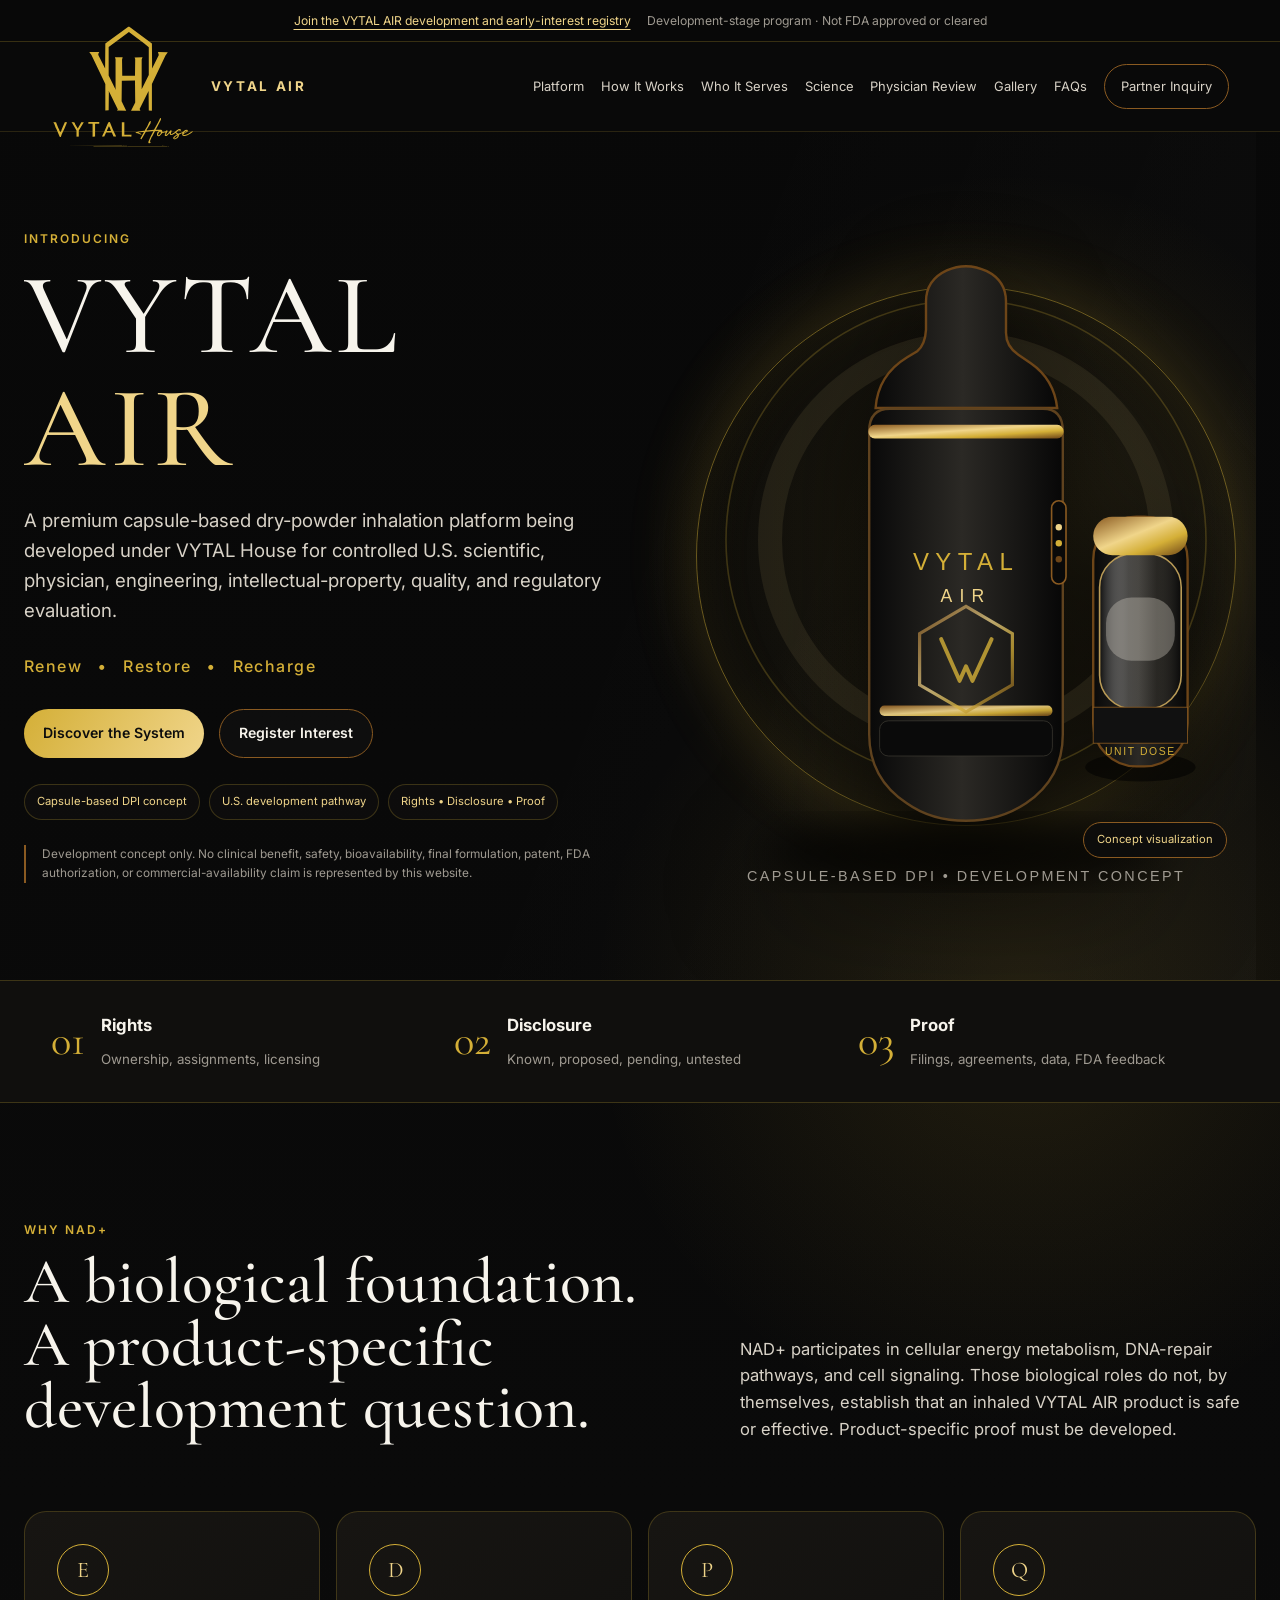
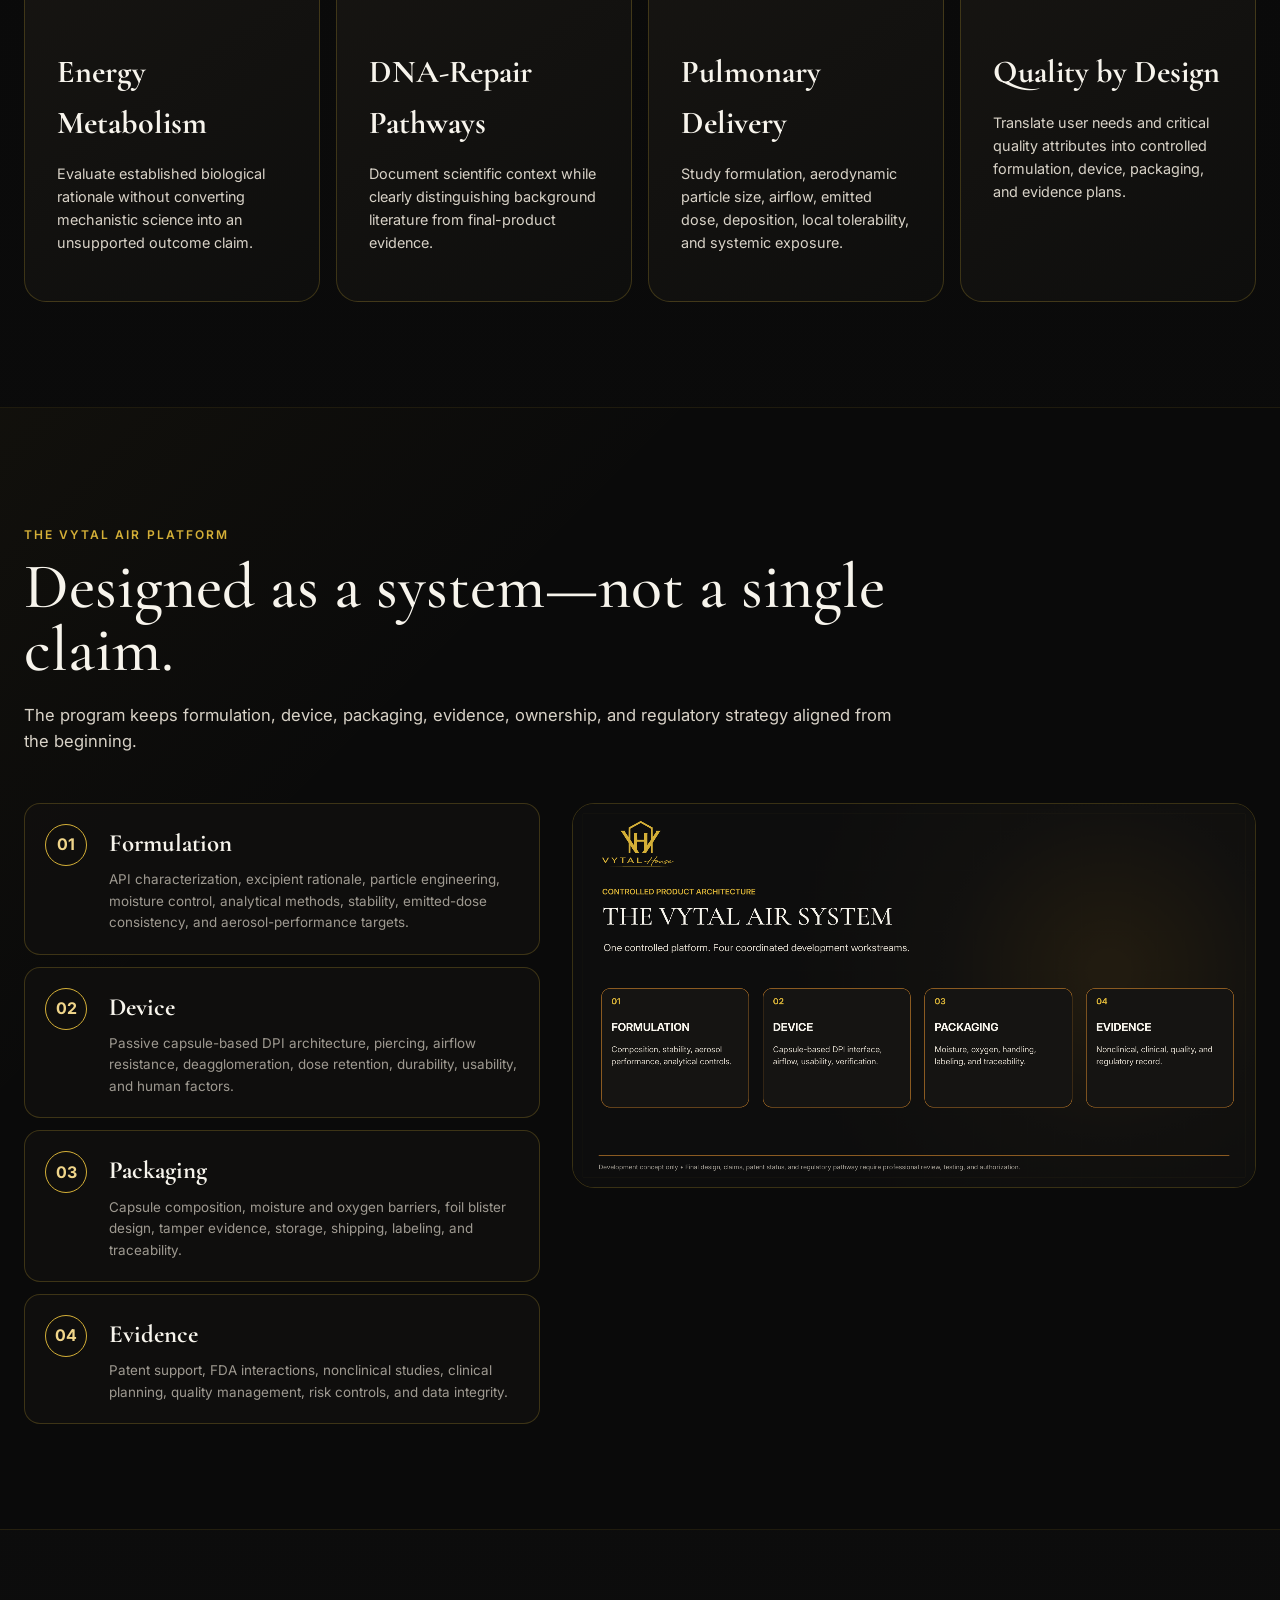
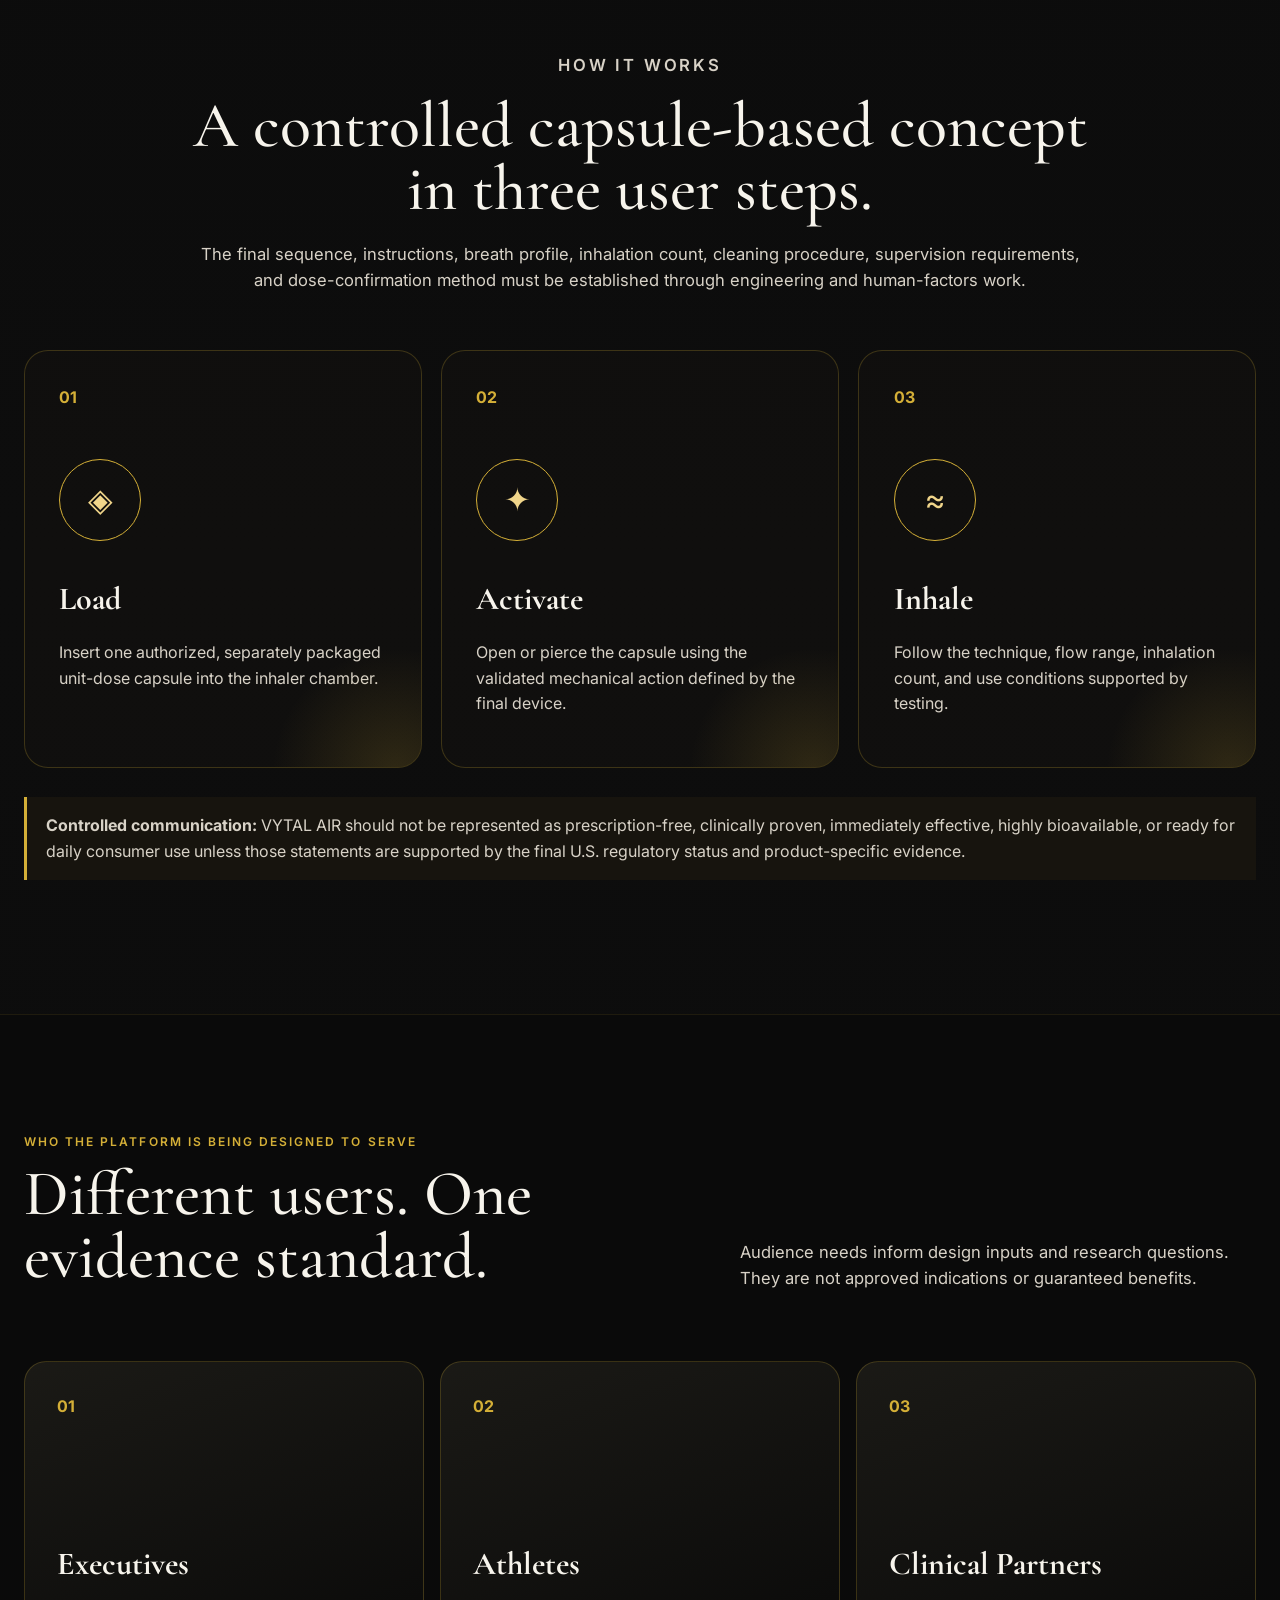
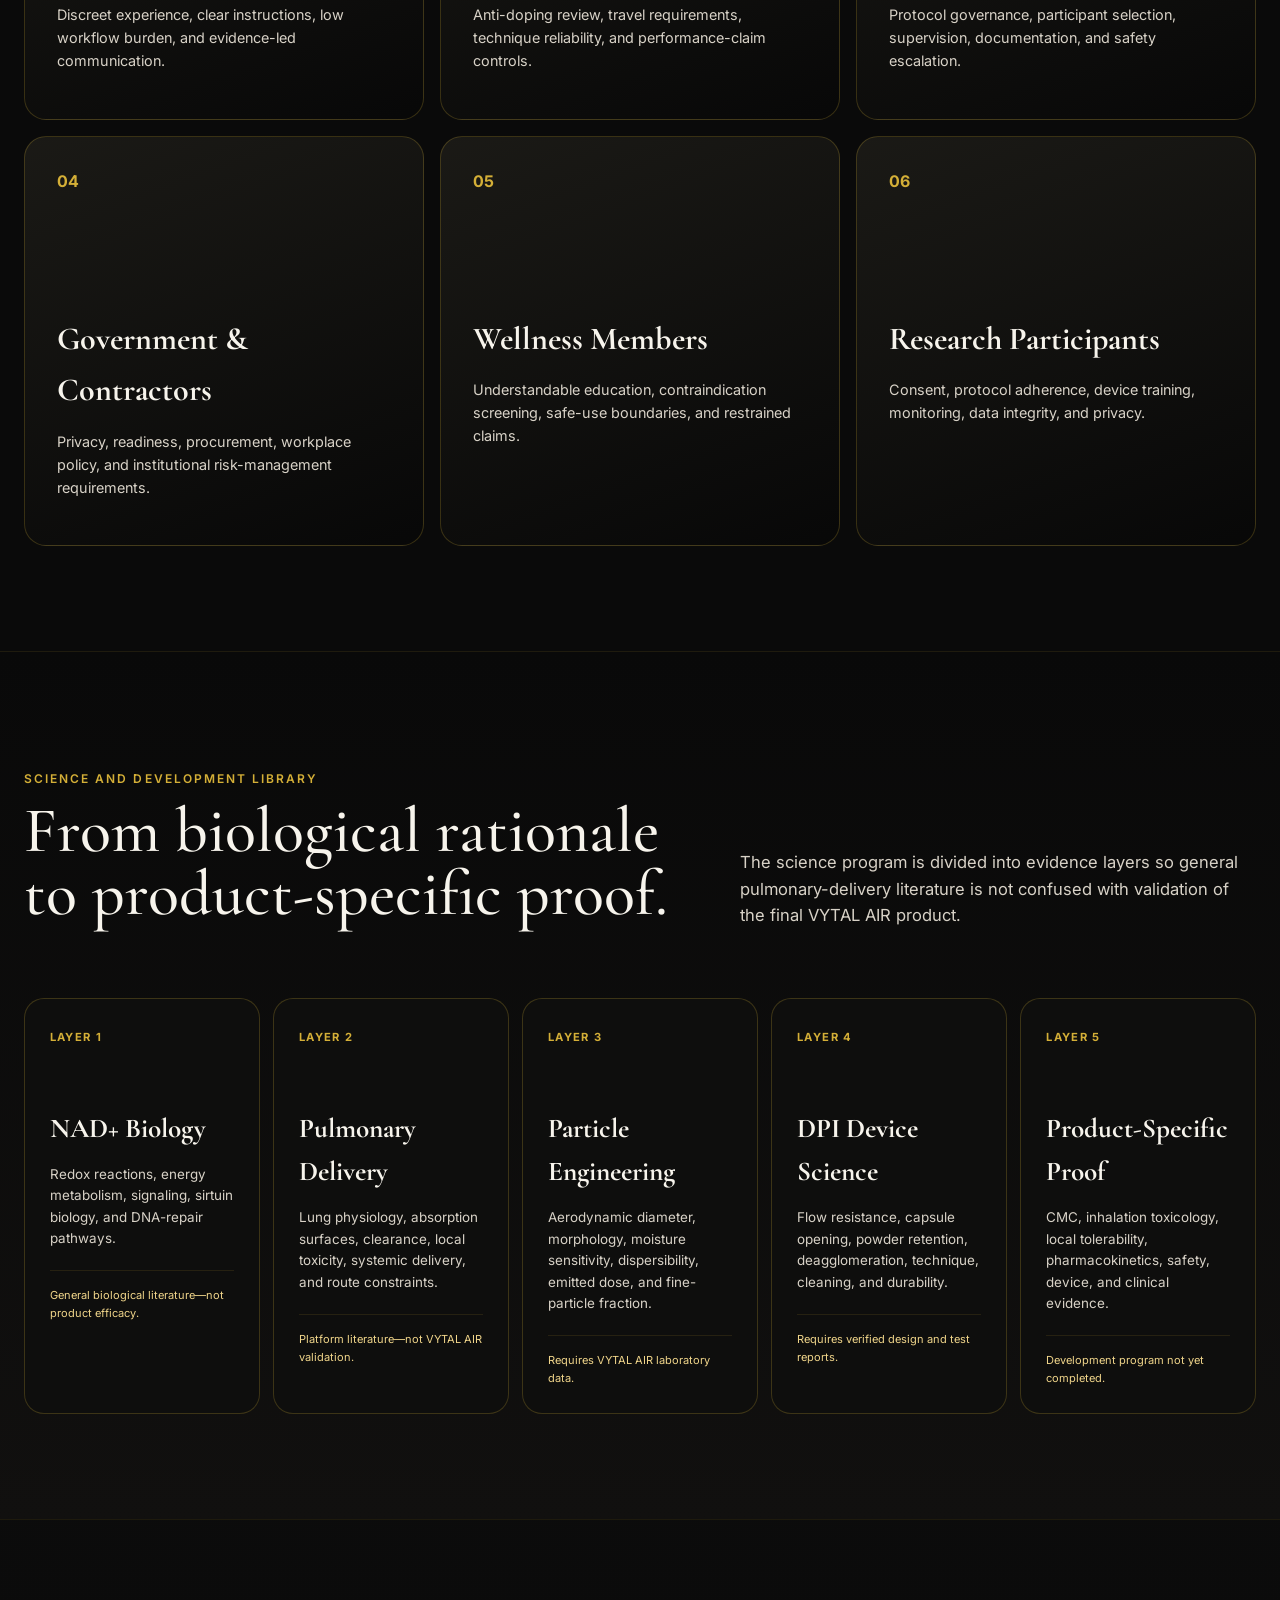
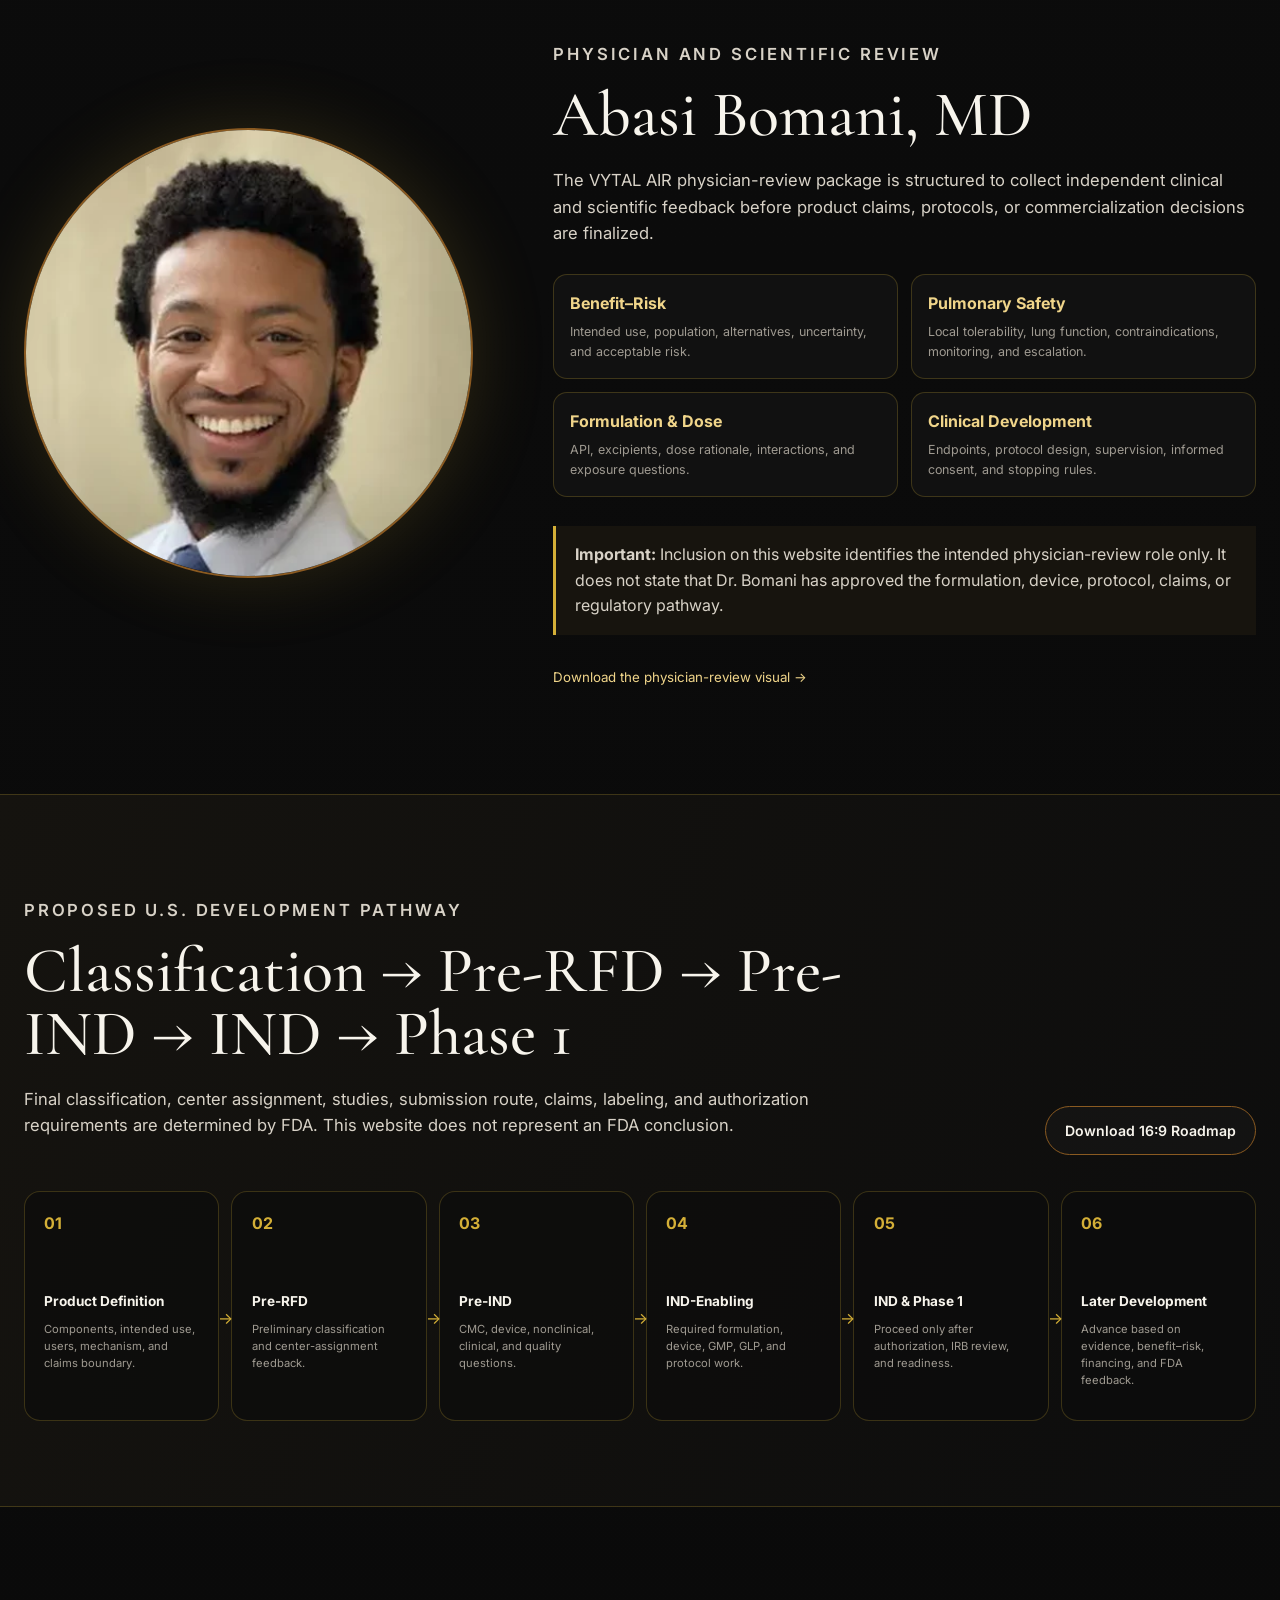
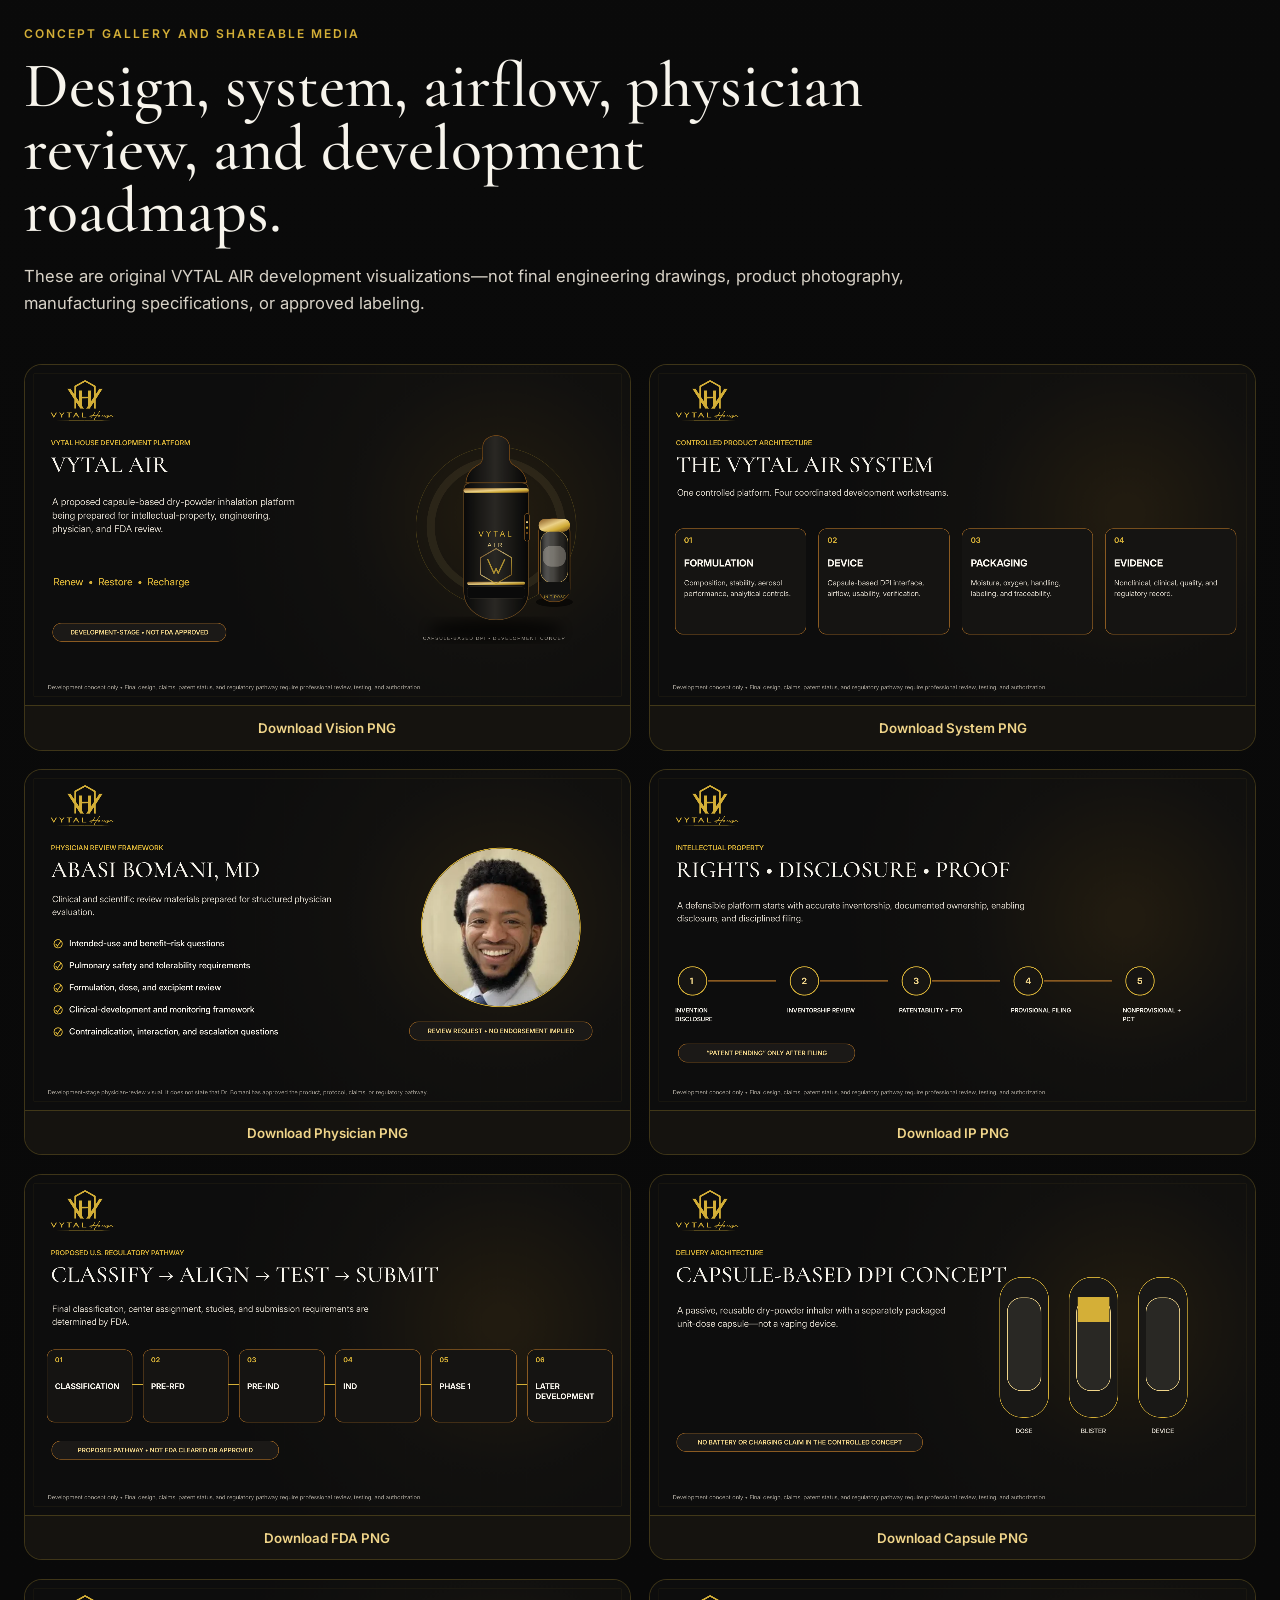
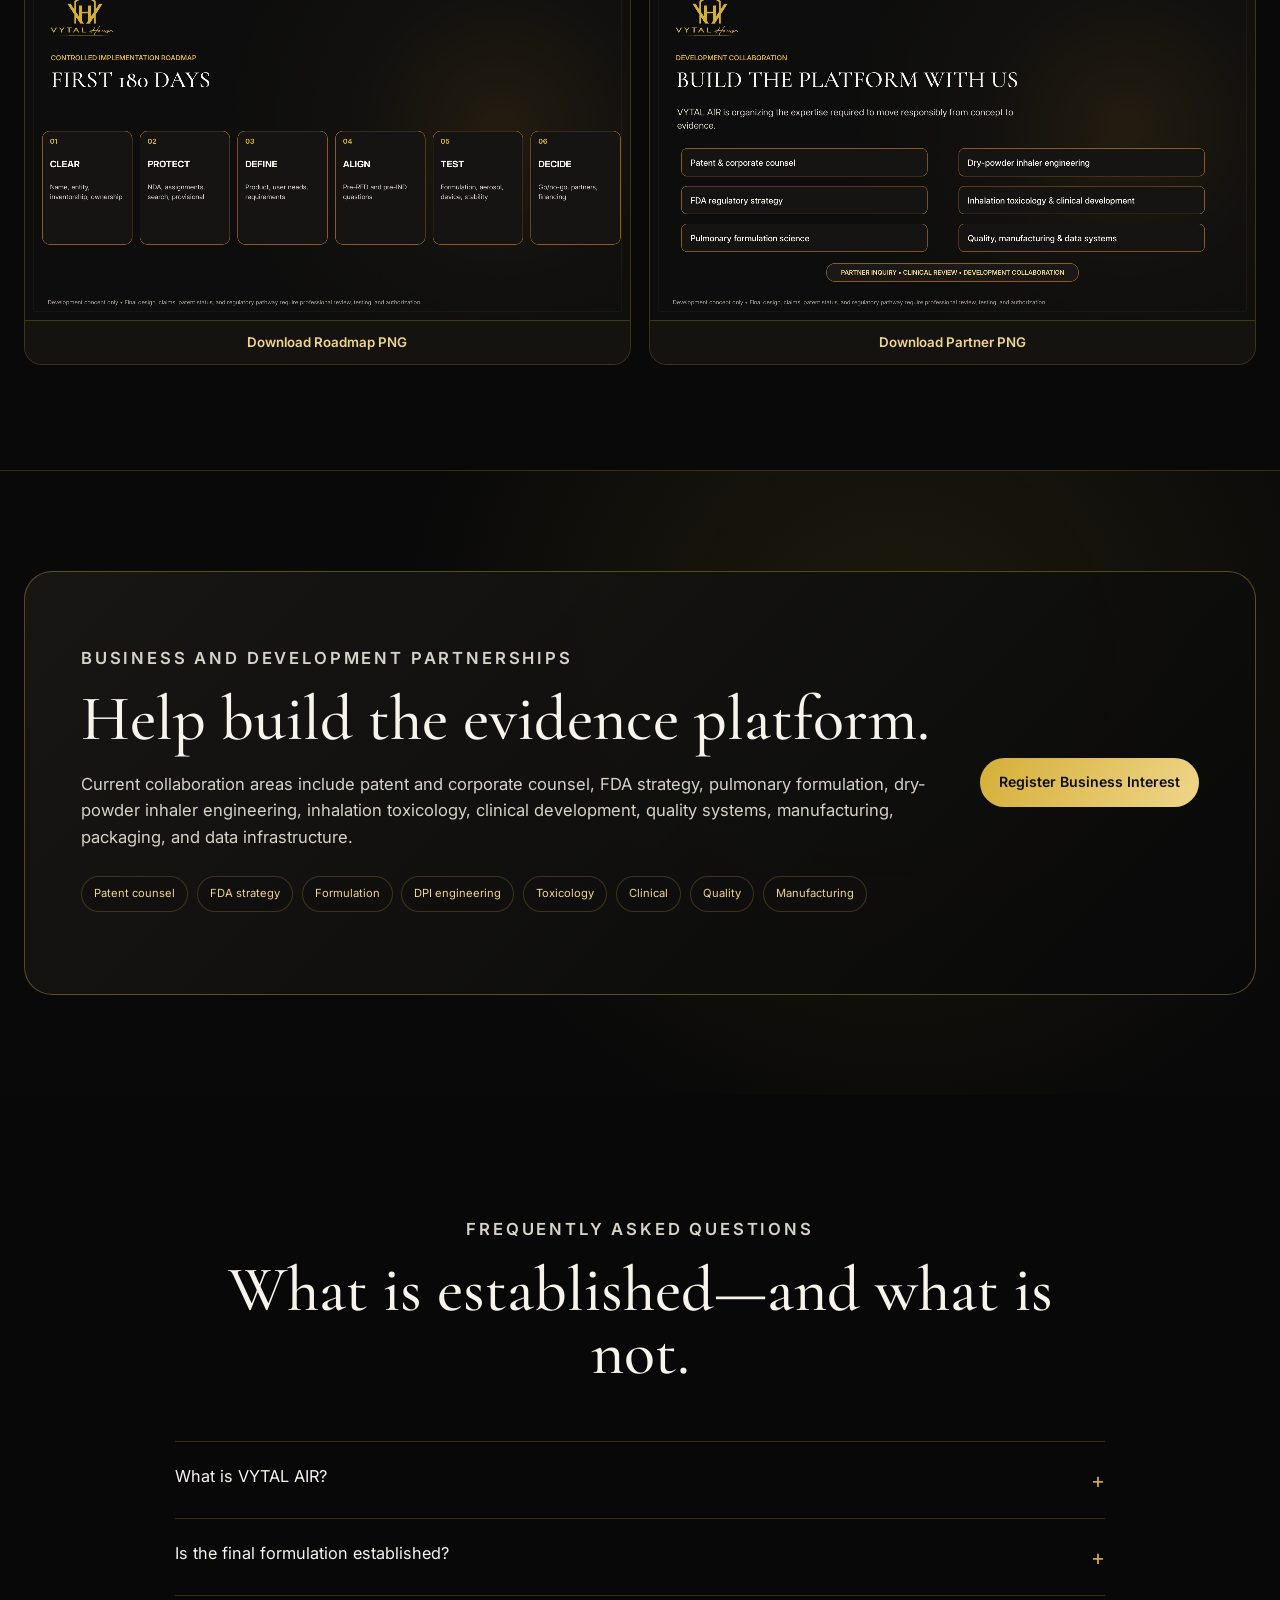
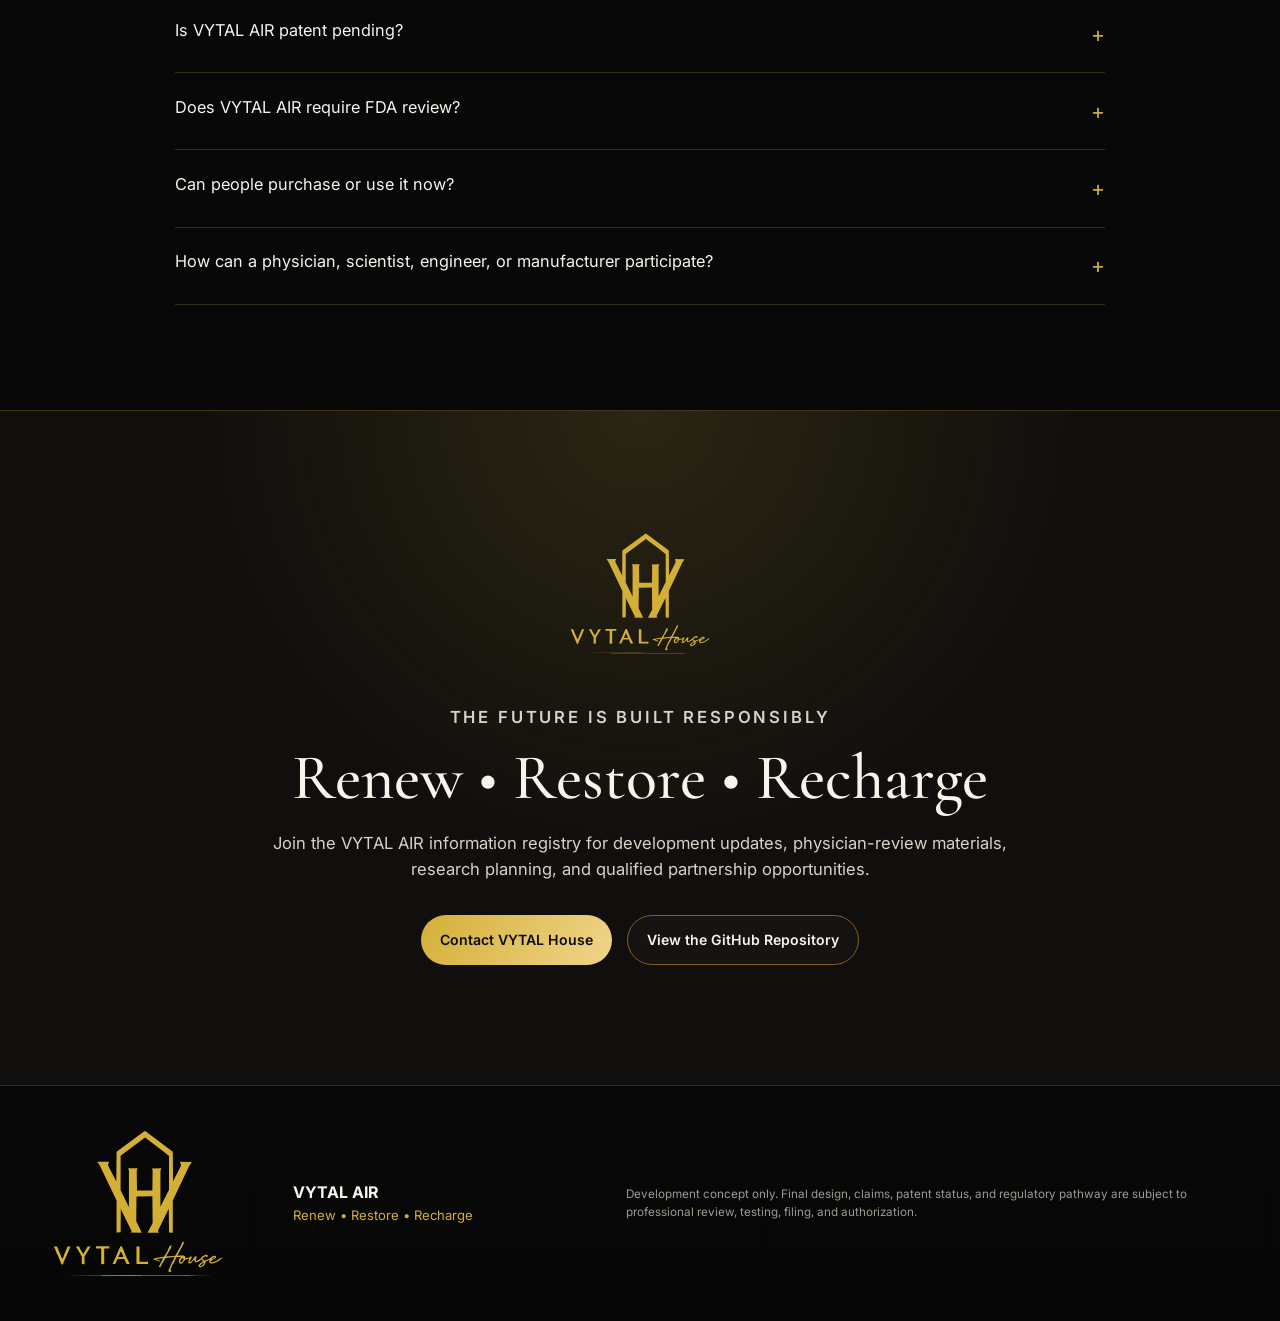
<file: index.html>
<!doctype html>
<html lang="en">
<head>
  <meta charset="utf-8" />
  <meta name="viewport" content="width=device-width, initial-scale=1" />
  <meta name="description" content="VYTAL AIR is a proposed VYTAL House capsule-based dry-powder inhalation development platform. Development concept only; not FDA approved or cleared." />
  <meta name="theme-color" content="#0D0D0D" />
  <meta property="og:title" content="VYTAL AIR | Development Platform" />
  <meta property="og:description" content="Renew • Restore • Recharge. A controlled U.S. development program guided by Rights • Disclosure • Proof." />
  <meta property="og:type" content="website" />
  <title>VYTAL AIR | VYTAL House</title>
  <link rel="stylesheet" href="styles.css" />
</head>
<body>
  <a class="skip-link" href="#main">Skip to content</a>
  <div class="interest-bar">
    <a href="mailto:info@vytalhouse.com?subject=VYTAL%20AIR%20Early%20Interest">Join the VYTAL AIR development and early-interest registry</a>
    <span>Development-stage program · Not FDA approved or cleared</span>
  </div>

  <header class="site-header" id="top">
    <a class="brand" href="#top" aria-label="VYTAL AIR home">
      <img data-vytal-asset="wordmark" alt="Official VYTAL House wordmark" />
      <b>VYTAL AIR</b>
    </a>
    <button class="menu-toggle" aria-expanded="false" aria-controls="site-nav">Menu</button>
    <nav id="site-nav" aria-label="Primary navigation">
      <a href="#platform">Platform</a>
      <a href="#how">How It Works</a>
      <a href="#audiences">Who It Serves</a>
      <a href="#science">Science</a>
      <a href="#physician">Physician Review</a>
      <a href="#gallery">Gallery</a>
      <a href="#faq">FAQs</a>
      <a class="nav-cta" href="#contact">Partner Inquiry</a>
    </nav>
  </header>

  <main id="main">
    <section class="hero section-shell">
      <div class="hero-copy reveal">
        <p class="eyebrow">Introducing</p>
        <h1>VYTAL <span>AIR</span></h1>
        <p class="hero-lede">A premium capsule-based dry-powder inhalation platform being developed under VYTAL House for controlled U.S. scientific, physician, engineering, intellectual-property, quality, and regulatory evaluation.</p>
        <p class="brand-line">Renew <b>•</b> Restore <b>•</b> Recharge</p>
        <div class="hero-actions">
          <a class="button primary" href="#how">Discover the System</a>
          <a class="button secondary" href="mailto:info@vytalhouse.com?subject=VYTAL%20AIR%20Interest%20Registry">Register Interest</a>
        </div>
        <div class="hero-tags">
          <span>Capsule-based DPI concept</span>
          <span>U.S. development pathway</span>
          <span>Rights • Disclosure • Proof</span>
        </div>
        <p class="microcopy">Development concept only. No clinical benefit, safety, bioavailability, final formulation, patent, FDA authorization, or commercial-availability claim is represented by this website.</p>
      </div>
      <div class="hero-visual reveal" aria-label="Conceptual VYTAL AIR device visualization">
        <div class="halo"></div>
        <img data-vytal-asset="product" alt="Conceptual black and gold VYTAL AIR inhalation device and unit-dose capsule component" />
        <span class="concept-label">Concept visualization</span>
      </div>
    </section>

    <section class="trust-strip" aria-label="Program principles">
      <div><span>01</span><strong>Rights</strong><small>Ownership, assignments, licensing</small></div>
      <div><span>02</span><strong>Disclosure</strong><small>Known, proposed, pending, untested</small></div>
      <div><span>03</span><strong>Proof</strong><small>Filings, agreements, data, FDA feedback</small></div>
    </section>

    <section id="why" class="section-shell section-block">
      <div class="split-heading reveal">
        <div>
          <p class="eyebrow">Why NAD+</p>
          <h2>A biological foundation. A product-specific development question.</h2>
        </div>
        <p>NAD+ participates in cellular energy metabolism, DNA-repair pathways, and cell signaling. Those biological roles do not, by themselves, establish that an inhaled VYTAL AIR product is safe or effective. Product-specific proof must be developed.</p>
      </div>
      <div class="pillar-grid rationale-grid">
        <article class="card reveal"><span>E</span><h3>Energy Metabolism</h3><p>Evaluate established biological rationale without converting mechanistic science into an unsupported outcome claim.</p></article>
        <article class="card reveal"><span>D</span><h3>DNA-Repair Pathways</h3><p>Document scientific context while clearly distinguishing background literature from final-product evidence.</p></article>
        <article class="card reveal"><span>P</span><h3>Pulmonary Delivery</h3><p>Study formulation, aerodynamic particle size, airflow, emitted dose, deposition, local tolerability, and systemic exposure.</p></article>
        <article class="card reveal"><span>Q</span><h3>Quality by Design</h3><p>Translate user needs and critical quality attributes into controlled formulation, device, packaging, and evidence plans.</p></article>
      </div>
    </section>

    <section id="platform" class="platform-section">
      <div class="section-shell section-block">
        <div class="section-heading reveal">
          <p class="eyebrow">The VYTAL AIR platform</p>
          <h2>Designed as a system—not a single claim.</h2>
          <p>The program keeps formulation, device, packaging, evidence, ownership, and regulatory strategy aligned from the beginning.</p>
        </div>
        <div class="platform-layout">
          <div class="platform-copy reveal">
            <article><b>01</b><div><h3>Formulation</h3><p>API characterization, excipient rationale, particle engineering, moisture control, analytical methods, stability, emitted-dose consistency, and aerosol-performance targets.</p></div></article>
            <article><b>02</b><div><h3>Device</h3><p>Passive capsule-based DPI architecture, piercing, airflow resistance, deagglomeration, dose retention, durability, usability, and human factors.</p></div></article>
            <article><b>03</b><div><h3>Packaging</h3><p>Capsule composition, moisture and oxygen barriers, foil blister design, tamper evidence, storage, shipping, labeling, and traceability.</p></div></article>
            <article><b>04</b><div><h3>Evidence</h3><p>Patent support, FDA interactions, nonclinical studies, clinical planning, quality management, risk controls, and data integrity.</p></div></article>
          </div>
          <div class="platform-visual reveal">
            <canvas class="featured-canvas" data-social-card="system" width="1920" height="1080" aria-label="VYTAL AIR formulation, device, packaging, and evidence development pillars"></canvas>
          </div>
        </div>
      </div>
    </section>

    <section id="how" class="section-shell section-block">
      <div class="center-heading reveal">
        <p class="eyebrow">How It Works</p>
        <h2>A controlled capsule-based concept in three user steps.</h2>
        <p>The final sequence, instructions, breath profile, inhalation count, cleaning procedure, supervision requirements, and dose-confirmation method must be established through engineering and human-factors work.</p>
      </div>
      <div class="steps-grid">
        <article class="step-card reveal"><span>01</span><div class="step-icon">◈</div><h3>Load</h3><p>Insert one authorized, separately packaged unit-dose capsule into the inhaler chamber.</p></article>
        <article class="step-card reveal"><span>02</span><div class="step-icon">✦</div><h3>Activate</h3><p>Open or pierce the capsule using the validated mechanical action defined by the final device.</p></article>
        <article class="step-card reveal"><span>03</span><div class="step-icon">≈</div><h3>Inhale</h3><p>Follow the technique, flow range, inhalation count, and use conditions supported by testing.</p></article>
      </div>
      <div class="status-note reveal"><strong>Controlled communication:</strong> VYTAL AIR should not be represented as prescription-free, clinically proven, immediately effective, highly bioavailable, or ready for daily consumer use unless those statements are supported by the final U.S. regulatory status and product-specific evidence.</div>
    </section>

    <section id="audiences" class="audience-section">
      <div class="section-shell section-block">
        <div class="split-heading reveal">
          <div><p class="eyebrow">Who the platform is being designed to serve</p><h2>Different users. One evidence standard.</h2></div>
          <p>Audience needs inform design inputs and research questions. They are not approved indications or guaranteed benefits.</p>
        </div>
        <div class="audience-grid">
          <article class="audience-card reveal"><span>01</span><h3>Executives</h3><p>Discreet experience, clear instructions, low workflow burden, and evidence-led communication.</p></article>
          <article class="audience-card reveal"><span>02</span><h3>Athletes</h3><p>Anti-doping review, travel requirements, technique reliability, and performance-claim controls.</p></article>
          <article class="audience-card reveal"><span>03</span><h3>Clinical Partners</h3><p>Protocol governance, participant selection, supervision, documentation, and safety escalation.</p></article>
          <article class="audience-card reveal"><span>04</span><h3>Government & Contractors</h3><p>Privacy, readiness, procurement, workplace policy, and institutional risk-management requirements.</p></article>
          <article class="audience-card reveal"><span>05</span><h3>Wellness Members</h3><p>Understandable education, contraindication screening, safe-use boundaries, and restrained claims.</p></article>
          <article class="audience-card reveal"><span>06</span><h3>Research Participants</h3><p>Consent, protocol adherence, device training, monitoring, data integrity, and privacy.</p></article>
        </div>
      </div>
    </section>

    <section id="science" class="science-section">
      <div class="section-shell section-block">
        <div class="split-heading reveal">
          <div><p class="eyebrow">Science and development library</p><h2>From biological rationale to product-specific proof.</h2></div>
          <p>The science program is divided into evidence layers so general pulmonary-delivery literature is not confused with validation of the final VYTAL AIR product.</p>
        </div>
        <div class="science-grid">
          <article class="science-card reveal"><span>Layer 1</span><h3>NAD+ Biology</h3><p>Redox reactions, energy metabolism, signaling, sirtuin biology, and DNA-repair pathways.</p><small>General biological literature—not product efficacy.</small></article>
          <article class="science-card reveal"><span>Layer 2</span><h3>Pulmonary Delivery</h3><p>Lung physiology, absorption surfaces, clearance, local toxicity, systemic delivery, and route constraints.</p><small>Platform literature—not VYTAL AIR validation.</small></article>
          <article class="science-card reveal"><span>Layer 3</span><h3>Particle Engineering</h3><p>Aerodynamic diameter, morphology, moisture sensitivity, dispersibility, emitted dose, and fine-particle fraction.</p><small>Requires VYTAL AIR laboratory data.</small></article>
          <article class="science-card reveal"><span>Layer 4</span><h3>DPI Device Science</h3><p>Flow resistance, capsule opening, powder retention, deagglomeration, technique, cleaning, and durability.</p><small>Requires verified design and test reports.</small></article>
          <article class="science-card reveal"><span>Layer 5</span><h3>Product-Specific Proof</h3><p>CMC, inhalation toxicology, local tolerability, pharmacokinetics, safety, device, and clinical evidence.</p><small>Development program not yet completed.</small></article>
        </div>
      </div>
    </section>

    <section id="physician" class="section-shell section-block doctor-section">
      <div class="doctor-image reveal">
        <img data-vytal-asset="doctor" alt="Abasi Bomani, MD" loading="lazy" />
      </div>
      <div class="doctor-copy reveal">
        <p class="eyebrow">Physician and scientific review</p>
        <h2>Abasi Bomani, MD</h2>
        <p>The VYTAL AIR physician-review package is structured to collect independent clinical and scientific feedback before product claims, protocols, or commercialization decisions are finalized.</p>
        <div class="review-grid">
          <div><strong>Benefit–Risk</strong><span>Intended use, population, alternatives, uncertainty, and acceptable risk.</span></div>
          <div><strong>Pulmonary Safety</strong><span>Local tolerability, lung function, contraindications, monitoring, and escalation.</span></div>
          <div><strong>Formulation & Dose</strong><span>API, excipients, dose rationale, interactions, and exposure questions.</span></div>
          <div><strong>Clinical Development</strong><span>Endpoints, protocol design, supervision, informed consent, and stopping rules.</span></div>
        </div>
        <div class="status-note"><strong>Important:</strong> Inclusion on this website identifies the intended physician-review role only. It does not state that Dr. Bomani has approved the formulation, device, protocol, claims, or regulatory pathway.</div>
        <button class="text-link download-card" data-download-card="physician">Download the physician-review visual →</button>
      </div>
    </section>

    <section id="development" class="regulatory-panel">
      <div class="section-shell regulatory-inner reveal">
        <div>
          <p class="eyebrow">Proposed U.S. development pathway</p>
          <h2>Classification → Pre-RFD → Pre-IND → IND → Phase 1</h2>
          <p>Final classification, center assignment, studies, submission route, claims, labeling, and authorization requirements are determined by FDA. This website does not represent an FDA conclusion.</p>
        </div>
        <button class="button secondary download-card" data-download-card="fda">Download 16:9 Roadmap</button>
      </div>
      <div class="section-shell pathway-grid reveal">
        <article><span>01</span><strong>Product Definition</strong><small>Components, intended use, users, mechanism, and claims boundary.</small></article>
        <article><span>02</span><strong>Pre-RFD</strong><small>Preliminary classification and center-assignment feedback.</small></article>
        <article><span>03</span><strong>Pre-IND</strong><small>CMC, device, nonclinical, clinical, and quality questions.</small></article>
        <article><span>04</span><strong>IND-Enabling</strong><small>Required formulation, device, GMP, GLP, and protocol work.</small></article>
        <article><span>05</span><strong>IND & Phase 1</strong><small>Proceed only after authorization, IRB review, and readiness.</small></article>
        <article><span>06</span><strong>Later Development</strong><small>Advance based on evidence, benefit–risk, financing, and FDA feedback.</small></article>
      </div>
    </section>

    <section id="gallery" class="section-shell section-block">
      <div class="section-heading reveal">
        <p class="eyebrow">Concept gallery and shareable media</p>
        <h2>Design, system, airflow, physician review, and development roadmaps.</h2>
        <p>These are original VYTAL AIR development visualizations—not final engineering drawings, product photography, manufacturing specifications, or approved labeling.</p>
      </div>
      <div class="media-grid" id="social-media-grid">
        <article class="media-card reveal"><canvas data-social-card="hero" width="1920" height="1080"></canvas><button class="download-card" data-download-card="hero">Download Vision PNG</button></article>
        <article class="media-card reveal"><canvas data-social-card="system" width="1920" height="1080"></canvas><button class="download-card" data-download-card="system">Download System PNG</button></article>
        <article class="media-card reveal"><canvas data-social-card="physician" width="1920" height="1080"></canvas><button class="download-card" data-download-card="physician">Download Physician PNG</button></article>
        <article class="media-card reveal"><canvas data-social-card="ip" width="1920" height="1080"></canvas><button class="download-card" data-download-card="ip">Download IP PNG</button></article>
        <article class="media-card reveal"><canvas data-social-card="fda" width="1920" height="1080"></canvas><button class="download-card" data-download-card="fda">Download FDA PNG</button></article>
        <article class="media-card reveal"><canvas data-social-card="capsule" width="1920" height="1080"></canvas><button class="download-card" data-download-card="capsule">Download Capsule PNG</button></article>
        <article class="media-card reveal"><canvas data-social-card="roadmap" width="1920" height="1080"></canvas><button class="download-card" data-download-card="roadmap">Download Roadmap PNG</button></article>
        <article class="media-card reveal"><canvas data-social-card="partner" width="1920" height="1080"></canvas><button class="download-card" data-download-card="partner">Download Partner PNG</button></article>
      </div>
    </section>

    <section id="business" class="business-section">
      <div class="section-shell business-inner reveal">
        <div>
          <p class="eyebrow">Business and development partnerships</p>
          <h2>Help build the evidence platform.</h2>
          <p>Current collaboration areas include patent and corporate counsel, FDA strategy, pulmonary formulation, dry-powder inhaler engineering, inhalation toxicology, clinical development, quality systems, manufacturing, packaging, and data infrastructure.</p>
          <div class="hero-tags"><span>Patent counsel</span><span>FDA strategy</span><span>Formulation</span><span>DPI engineering</span><span>Toxicology</span><span>Clinical</span><span>Quality</span><span>Manufacturing</span></div>
        </div>
        <a class="button primary" href="mailto:info@vytalhouse.com?subject=VYTAL%20AIR%20Business%20Development%20Inquiry">Register Business Interest</a>
      </div>
    </section>

    <section id="faq" class="section-shell section-block faq-section">
      <div class="center-heading reveal"><p class="eyebrow">Frequently Asked Questions</p><h2>What is established—and what is not.</h2></div>
      <div class="faq-list reveal">
        <details><summary>What is VYTAL AIR?</summary><p>VYTAL AIR is a development-stage VYTAL House program evaluating a capsule-based dry-powder inhalation platform. It is not currently presented as an FDA-approved commercial product.</p></details>
        <details><summary>Is the final formulation established?</summary><p>No. The formulation, excipients, dose, capsule, particle attributes, manufacturing process, analytical controls, stability profile, and device compatibility require qualified development and testing.</p></details>
        <details><summary>Is VYTAL AIR patent pending?</summary><p>The phrase “patent pending” should only be used after an actual patent application is filed and the filing receipt is retained. This website does not represent that filing as completed unless separately confirmed.</p></details>
        <details><summary>Does VYTAL AIR require FDA review?</summary><p>The proposed U.S. program is being planned for FDA classification and development review. FDA determines the final center, pathway, study requirements, labeling, and authorization.</p></details>
        <details><summary>Can people purchase or use it now?</summary><p>No consumer-sales or self-use authorization is represented here. Interest registration is for updates, professional review, research planning, and development partnerships.</p></details>
        <details><summary>How can a physician, scientist, engineer, or manufacturer participate?</summary><p>Contact VYTAL House and identify your discipline, relevant inhalation or combination-product experience, geography, capacity, and proposed contribution. Confidential technical discussions should begin only after an appropriate NDA.</p></details>
      </div>
    </section>

    <section id="contact" class="contact-section">
      <div class="section-shell contact-inner reveal">
        <img data-vytal-asset="wordmark" alt="VYTAL House" class="closing-logo" />
        <p class="eyebrow">The future is built responsibly</p>
        <h2>Renew • Restore • Recharge</h2>
        <p>Join the VYTAL AIR information registry for development updates, physician-review materials, research planning, and qualified partnership opportunities.</p>
        <div class="contact-actions">
          <a class="button primary" href="mailto:info@vytalhouse.com?subject=VYTAL%20AIR%20Development%20Inquiry">Contact VYTAL House</a>
          <a class="button secondary" href="https://github.com/ACoolNerd/VYTALAir">View the GitHub Repository</a>
        </div>
      </div>
    </section>
  </main>

  <footer class="site-footer">
    <img data-vytal-asset="wordmark" alt="VYTAL House" />
    <div><strong>VYTAL AIR</strong><span>Renew • Restore • Recharge</span></div>
    <p>Development concept only. Final design, claims, patent status, and regulatory pathway are subject to professional review, testing, filing, and authorization.</p>
  </footer>

  <script src="assets.js"></script>
  <script src="script.js"></script>
</body>
</html>
</file>
<file: styles.css>
@import url('https://fonts.googleapis.com/css2?family=Cormorant+Garamond:wght@500;600&family=Inter:wght@400;500;600;700&display=swap');
:root{--black:#0d0d0d;--onyx:#11100f;--carbon:#1b1917;--gold:#d4af37;--champ:#f0d58a;--bronze:#8a5a21;--ivory:#f7f4ec;--stone:#d8d2c7;--muted:#9f9a91;--line:rgba(212,175,55,.23);--panel:rgba(17,16,15,.84);--max:1240px}
*{box-sizing:border-box}html{scroll-behavior:smooth;background:var(--black)}body{margin:0;background:radial-gradient(circle at 80% 8%,rgba(212,175,55,.12),transparent 27rem),linear-gradient(180deg,#080808,var(--black) 30%,#070707);color:var(--ivory);font-family:Inter,system-ui,sans-serif;line-height:1.6;overflow-x:hidden}a{color:inherit}.skip-link{position:absolute;left:-999px}.skip-link:focus{left:1rem;top:1rem;background:var(--ivory);color:var(--black);padding:.75rem;z-index:99}.interest-bar{min-height:42px;display:flex;align-items:center;justify-content:center;gap:1rem;padding:.55rem 1rem;background:#080808;border-bottom:1px solid var(--line);font-size:.76rem;color:var(--muted)}.interest-bar a{color:var(--champ);text-underline-offset:4px}.site-header{height:90px;display:flex;align-items:center;justify-content:space-between;padding:0 max(4vw,28px);position:sticky;top:0;z-index:50;background:rgba(10,10,10,.9);backdrop-filter:blur(18px);border-bottom:1px solid rgba(212,175,55,.16)}.brand{display:flex;align-items:center;gap:.9rem;text-decoration:none}.brand img{width:145px;display:block}.brand b{color:var(--champ);letter-spacing:.2em;font-size:.84rem}.site-header nav{display:flex;align-items:center;gap:1.05rem}.site-header nav a{text-decoration:none;font-size:.81rem;color:var(--stone);padding:.35rem 0;border-bottom:1px solid transparent}.site-header nav a:hover{color:var(--gold);border-color:var(--gold)}.nav-cta{border:1px solid var(--bronze)!important;border-radius:999px;padding:.68rem 1rem!important}.menu-toggle{display:none;background:none;border:1px solid var(--bronze);color:var(--ivory);padding:.6rem .8rem;border-radius:10px}.section-shell{width:min(var(--max),calc(100% - 48px));margin-inline:auto}.hero{min-height:calc(100vh - 132px);display:grid;grid-template-columns:1.02fr .98fr;align-items:center;gap:3rem;position:relative;overflow:hidden;padding-block:4rem}.hero:before{content:"";position:absolute;inset:0;background:radial-gradient(circle at 80% 48%,rgba(212,175,55,.13),transparent 34%),linear-gradient(110deg,transparent 45%,rgba(255,255,255,.018));pointer-events:none}.hero-copy,.hero-visual{position:relative;z-index:1}.eyebrow{text-transform:uppercase;letter-spacing:.17em;color:var(--gold);font-weight:600;font-size:.75rem}.hero h1,.section-heading h2,.split-heading h2,.center-heading h2,.doctor-copy h2,.contact-inner h2,.regulatory-inner h2,.business-inner h2{font-family:"Cormorant Garamond",Georgia,serif;line-height:.98;margin:.25rem 0 1.25rem;font-weight:500}.hero h1{font-size:clamp(5rem,9vw,9rem);letter-spacing:.04em}.hero h1 span{color:var(--champ)}.hero-lede{max-width:750px;font-size:1.17rem;color:var(--stone)}.brand-line{color:var(--gold);font-weight:500;letter-spacing:.09em;margin:1.8rem 0}.brand-line b{padding:0 .65rem}.hero-actions,.contact-actions{display:flex;gap:.9rem;flex-wrap:wrap}.button{display:inline-flex;align-items:center;justify-content:center;min-height:49px;padding:.78rem 1.2rem;border-radius:999px;text-decoration:none;font-weight:600;font-size:.88rem;border:0;cursor:pointer}.button.primary{background:linear-gradient(120deg,var(--gold),var(--champ));color:var(--black)}.button.secondary{border:1px solid var(--bronze);color:var(--ivory);background:rgba(255,255,255,.02)}.hero-tags{display:flex;gap:.55rem;flex-wrap:wrap;margin:1.6rem 0}.hero-tags span{padding:.5rem .75rem;border:1px solid var(--line);border-radius:999px;color:var(--champ);font-size:.7rem;background:rgba(17,16,15,.67)}.microcopy{font-size:.74rem;color:var(--muted);max-width:720px;margin-top:1.35rem;border-left:2px solid var(--bronze);padding-left:1rem}.hero-visual{min-height:650px;display:grid;place-items:center}.hero-visual img{width:min(100%,650px);max-height:720px;object-fit:contain;filter:drop-shadow(0 28px 46px rgba(0,0,0,.62))}.halo{position:absolute;width:540px;height:540px;border-radius:50%;border:1px solid rgba(212,175,55,.48);box-shadow:0 0 70px rgba(212,175,55,.19),inset 0 0 60px rgba(212,175,55,.08);animation:haloPulse 5s ease-in-out infinite}.concept-label{position:absolute;right:5%;bottom:8%;border:1px solid var(--bronze);border-radius:999px;padding:.5rem .8rem;font-size:.7rem;color:var(--champ);background:rgba(13,13,13,.83)}@keyframes haloPulse{50%{transform:scale(1.035);opacity:.78}}.trust-strip{border-block:1px solid var(--line);display:grid;grid-template-columns:repeat(3,1fr);padding:1.65rem max(4vw,28px);gap:2rem;background:#100f0d}.trust-strip div{display:grid;grid-template-columns:auto 1fr;column-gap:1rem;align-items:center}.trust-strip span{grid-row:1/3;color:var(--gold);font-family:"Cormorant Garamond";font-size:2.65rem}.trust-strip strong{font-size:1.05rem}.trust-strip small{color:var(--muted)}.section-block{padding:105px 0}.section-heading{max-width:880px;margin-bottom:3rem}.section-heading h2,.split-heading h2,.center-heading h2,.doctor-copy h2,.contact-inner h2,.regulatory-inner h2,.business-inner h2{font-size:clamp(3rem,5vw,5.15rem)}.section-heading>p:last-child,.split-heading>p,.center-heading>p,.doctor-copy>p,.contact-inner>p,.regulatory-inner p,.business-inner p{color:var(--stone);font-size:1.04rem}.split-heading{display:grid;grid-template-columns:1fr .78fr;align-items:end;gap:3.4rem;margin-bottom:3.25rem}.center-heading{text-align:center;max-width:900px;margin:0 auto 3.5rem}.pillar-grid{display:grid;grid-template-columns:repeat(4,1fr);gap:1rem}.card{border:1px solid var(--line);background:linear-gradient(145deg,#171512,#0e0e0d);border-radius:22px;padding:2rem;min-height:290px;transition:.25s}.card:hover{transform:translateY(-5px);border-color:rgba(212,175,55,.5)}.card span{display:grid;place-items:center;width:52px;height:52px;border-radius:50%;border:1px solid var(--gold);color:var(--champ);font-family:"Cormorant Garamond";font-size:1.4rem}.card h3{font-family:"Cormorant Garamond";font-size:2rem;margin:3.1rem 0 .8rem}.card p{color:var(--stone);font-size:.9rem}.platform-section{background:linear-gradient(135deg,rgba(212,175,55,.035),transparent 30%),#0a0a0a;border-block:1px solid rgba(212,175,55,.1)}.platform-layout{display:grid;grid-template-columns:.86fr 1.14fr;gap:2rem;align-items:start}.platform-copy{display:grid;gap:.75rem}.platform-copy article{display:grid;grid-template-columns:48px 1fr;gap:1rem;padding:1.25rem;border:1px solid var(--line);border-radius:16px;background:var(--panel)}.platform-copy b{display:grid;place-items:center;width:42px;height:42px;border:1px solid var(--gold);border-radius:50%;color:var(--champ)}.platform-copy h3{margin:0 0 .35rem;font-family:"Cormorant Garamond";font-size:1.55rem}.platform-copy p{margin:0;color:var(--muted);font-size:.84rem}.featured-canvas{display:block;width:100%;height:auto;border-radius:22px;border:1px solid var(--line)}.steps-grid{display:grid;grid-template-columns:repeat(3,1fr);gap:1.2rem}.step-card{position:relative;min-height:355px;padding:2.15rem;border:1px solid var(--line);border-radius:24px;background:var(--panel);overflow:hidden}.step-card:after{content:"";position:absolute;width:250px;height:250px;border-radius:50%;right:-100px;bottom:-130px;background:radial-gradient(circle,rgba(212,175,55,.16),transparent 70%)}.step-card>span{color:var(--gold);font-weight:700}.step-icon{display:grid;place-items:center;width:82px;height:82px;border:1px solid var(--gold);border-radius:50%;font-size:2rem;color:var(--champ);margin:3rem 0 2rem}.step-card h3{font-family:"Cormorant Garamond";font-size:2rem;margin:.2rem 0}.step-card p{color:var(--stone)}.status-note{margin:1.8rem 0;padding:1rem 1.2rem;border-left:3px solid var(--gold);background:#17140e;color:var(--stone)}.audience-section{background:#0a0a0a;border-block:1px solid rgba(212,175,55,.1)}.audience-grid{display:grid;grid-template-columns:repeat(3,1fr);gap:1rem}.audience-card{min-height:320px;padding:2rem;border:1px solid var(--line);border-radius:22px;background:linear-gradient(160deg,rgba(28,27,23,.95),rgba(8,8,8,.95))}.audience-card span{color:var(--gold);font-weight:700}.audience-card h3{font-family:"Cormorant Garamond";font-size:2rem;margin:7.4rem 0 .6rem}.audience-card p{color:var(--stone);font-size:.9rem}.science-section{background:linear-gradient(180deg,#090909,#11100f);border-bottom:1px solid rgba(212,175,55,.1)}.science-grid{display:grid;grid-template-columns:repeat(5,1fr);gap:.85rem}.science-card{min-height:330px;padding:1.55rem;border:1px solid var(--line);border-radius:20px;background:#0e0e0d}.science-card>span{color:var(--gold);text-transform:uppercase;letter-spacing:.12em;font-size:.7rem;font-weight:700}.science-card h3{font-family:"Cormorant Garamond";font-size:1.7rem;margin:3.6rem 0 .7rem}.science-card p{color:var(--stone);font-size:.84rem}.science-card small{display:block;margin-top:1.3rem;padding-top:1rem;border-top:1px solid rgba(212,175,55,.12);color:var(--champ);font-size:.69rem}.doctor-section{display:grid;grid-template-columns:.78fr 1.22fr;gap:5rem;align-items:center}.doctor-image img{width:100%;max-width:500px;aspect-ratio:1;border-radius:50%;object-fit:cover;border:2px solid var(--bronze);box-shadow:0 0 75px rgba(212,175,55,.17)}.review-grid{display:grid;grid-template-columns:1fr 1fr;gap:.8rem;margin:1.7rem 0}.review-grid div{padding:1rem;border:1px solid var(--line);border-radius:14px;background:#111}.review-grid strong,.review-grid span{display:block}.review-grid strong{color:var(--champ);margin-bottom:.35rem}.review-grid span{color:var(--muted);font-size:.78rem}.text-link{color:var(--champ);text-decoration:none;border:0;background:transparent;padding:0;cursor:pointer}.regulatory-panel{padding:85px 0;background:linear-gradient(110deg,#15130f,#0d0d0d);border-block:1px solid var(--line)}.regulatory-inner{display:flex;align-items:end;justify-content:space-between;gap:3rem}.regulatory-inner>div{max-width:850px}.pathway-grid{display:grid;grid-template-columns:repeat(6,1fr);gap:.75rem;margin-top:2.2rem}.pathway-grid article{position:relative;min-height:230px;padding:1.2rem;border:1px solid var(--line);border-radius:16px;background:rgba(13,13,13,.75)}.pathway-grid article:not(:last-child):after{content:"→";position:absolute;right:-15px;top:50%;color:var(--gold);z-index:2}.pathway-grid span{color:var(--gold);font-weight:700}.pathway-grid strong,.pathway-grid small{display:block}.pathway-grid strong{margin:3.4rem 0 .55rem;font-size:.85rem}.pathway-grid small{color:var(--muted);font-size:.7rem;line-height:1.5}.media-grid{display:grid;grid-template-columns:repeat(2,1fr);gap:1.15rem}.media-card{border-radius:18px;overflow:hidden;border:1px solid var(--line);background:#11100f;transition:.25s}.media-card:hover{transform:translateY(-4px);border-color:var(--gold)}.media-card canvas{display:block;width:100%;height:auto;aspect-ratio:16/9}.media-card .download-card{width:100%;border:0;border-top:1px solid var(--line);background:#15130f;color:var(--champ);padding:.85rem;font-weight:600;cursor:pointer}.download-card{font-family:inherit;cursor:pointer}.business-section{padding:100px 0;background:radial-gradient(circle at 70% 30%,rgba(212,175,55,.1),transparent 31rem),#090909;border-top:1px solid var(--line)}.business-inner{display:grid;grid-template-columns:1fr auto;gap:3rem;align-items:center;border:1px solid rgba(212,175,55,.38);border-radius:28px;padding:3.5rem;background:linear-gradient(135deg,rgba(25,24,21,.92),rgba(9,9,9,.96))}.faq-list{max-width:930px;margin:auto;border-top:1px solid var(--line)}.faq-list details{border-bottom:1px solid var(--line)}.faq-list summary{list-style:none;padding:1.3rem 0;color:var(--ivory);cursor:pointer;font-size:1.02rem;display:flex;justify-content:space-between}.faq-list summary::-webkit-details-marker{display:none}.faq-list summary:after{content:"+";color:var(--gold);font-size:1.35rem}.faq-list details[open] summary:after{content:"×"}.faq-list details p{margin:0;max-width:820px;padding:0 0 1.35rem;color:var(--stone)}.contact-section{padding:120px 0;background:radial-gradient(circle at 50% 0,rgba(212,175,55,.14),transparent 48%),#100f0d;border-top:1px solid var(--line)}.contact-inner{max-width:950px;text-align:center}.contact-inner p{max-width:780px;margin-inline:auto}.contact-actions{justify-content:center;margin-top:2rem}.closing-logo{width:190px;max-height:125px;object-fit:contain;margin:0 auto 1.5rem}.site-footer{display:grid;grid-template-columns:210px 1fr 2fr;align-items:center;gap:2rem;padding:42px max(4vw,28px);border-top:1px solid var(--line);color:var(--muted)}.site-footer img{width:175px}.site-footer div{display:flex;flex-direction:column;color:var(--ivory)}.site-footer span{color:var(--gold);font-size:.82rem}.site-footer p{font-size:.73rem}.reveal{opacity:0;transform:translateY(16px);transition:opacity .7s ease,transform .7s ease}.reveal.visible{opacity:1;transform:none}
@media(max-width:1100px){.site-header nav{gap:.7rem}.site-header nav a:not(.nav-cta){display:none}.science-grid{grid-template-columns:repeat(3,1fr)}.pathway-grid{grid-template-columns:repeat(3,1fr)}.pathway-grid article:nth-child(3):after{display:none}}
@media(max-width:900px){.menu-toggle{display:block}.site-header nav{position:absolute;top:90px;left:0;right:0;background:#0d0d0d;padding:1.4rem;display:none;flex-direction:column;border-bottom:1px solid var(--line)}.site-header nav.open{display:flex}.site-header nav a:not(.nav-cta){display:block}.hero,.platform-layout,.doctor-section,.split-heading,.business-inner{grid-template-columns:1fr}.hero{padding:60px 0}.hero-visual{min-height:500px}.pillar-grid,.steps-grid,.audience-grid{grid-template-columns:repeat(2,1fr)}.science-grid{grid-template-columns:repeat(2,1fr)}.regulatory-inner{align-items:flex-start;flex-direction:column}.site-footer{grid-template-columns:1fr}.trust-strip{grid-template-columns:1fr}.media-grid{grid-template-columns:1fr}}
@media(max-width:620px){.interest-bar span{display:none}.section-shell{width:min(100% - 28px,var(--max))}.hero h1{font-size:4.2rem}.section-block{padding:78px 0}.pillar-grid,.steps-grid,.audience-grid,.science-grid,.review-grid,.pathway-grid{grid-template-columns:1fr}.hero-actions,.contact-actions{flex-direction:column}.button{width:100%}.site-header{height:82px;padding-inline:16px}.brand img{width:115px}.brand b{font-size:.7rem}.site-header nav{top:82px}.hero-visual{min-height:400px}.halo{width:340px;height:340px}.pathway-grid article:after{display:none!important}.business-inner{padding:2rem}.site-footer{padding-inline:20px}}
@media(prefers-reduced-motion:reduce){*{scroll-behavior:auto!important;animation:none!important;transition:none!important}}
</file>
